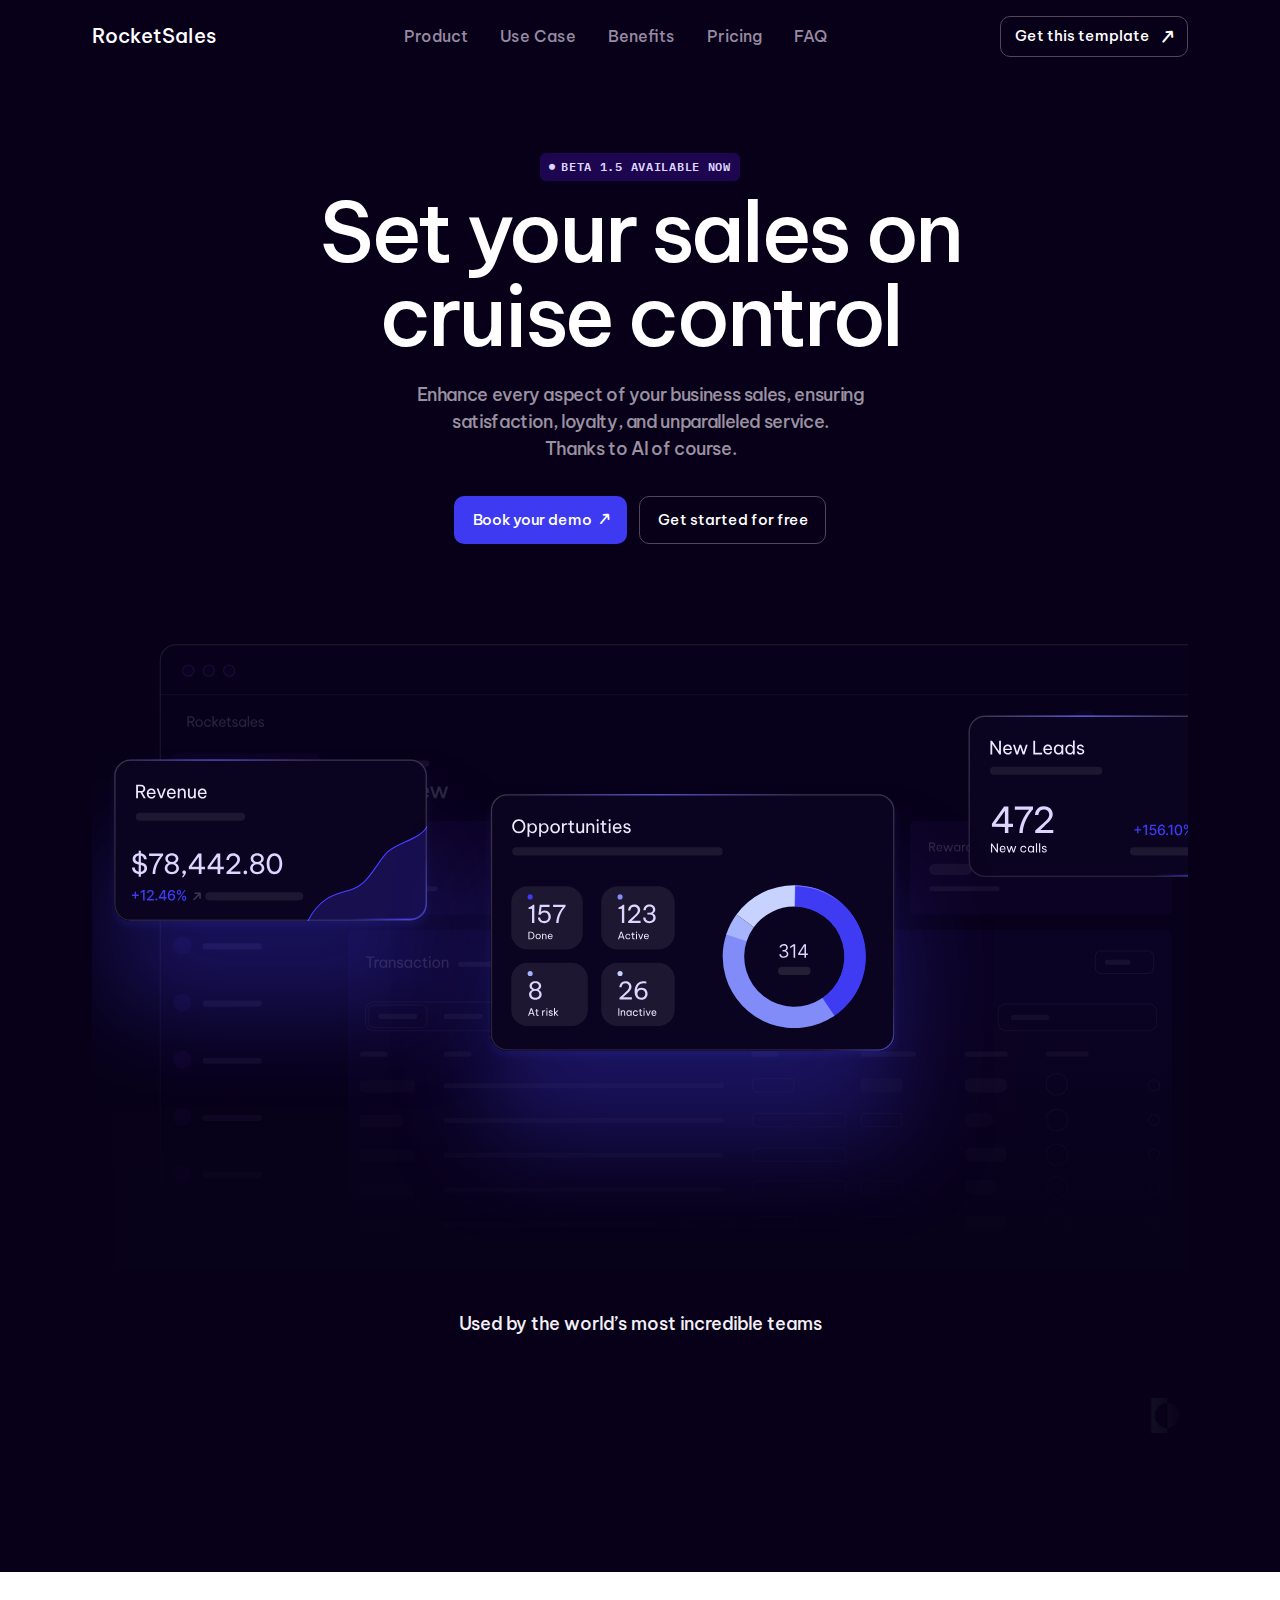
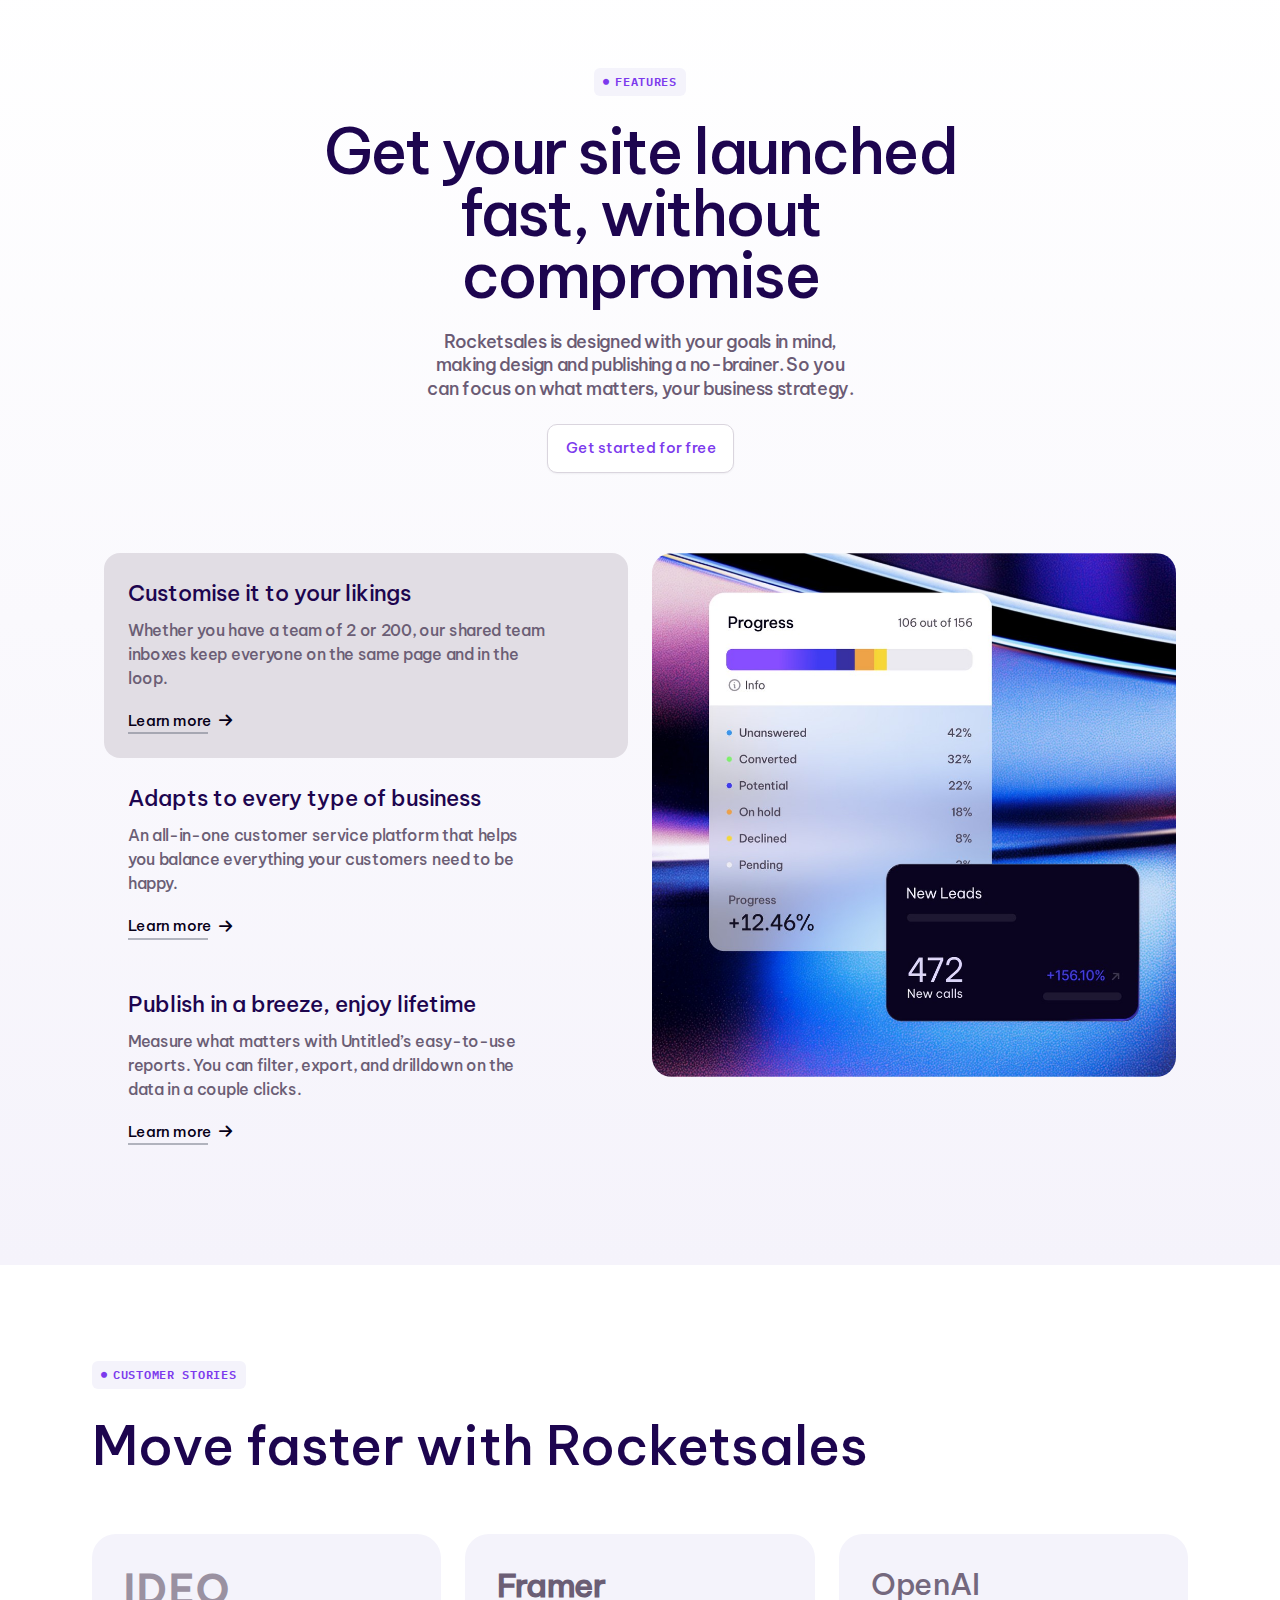
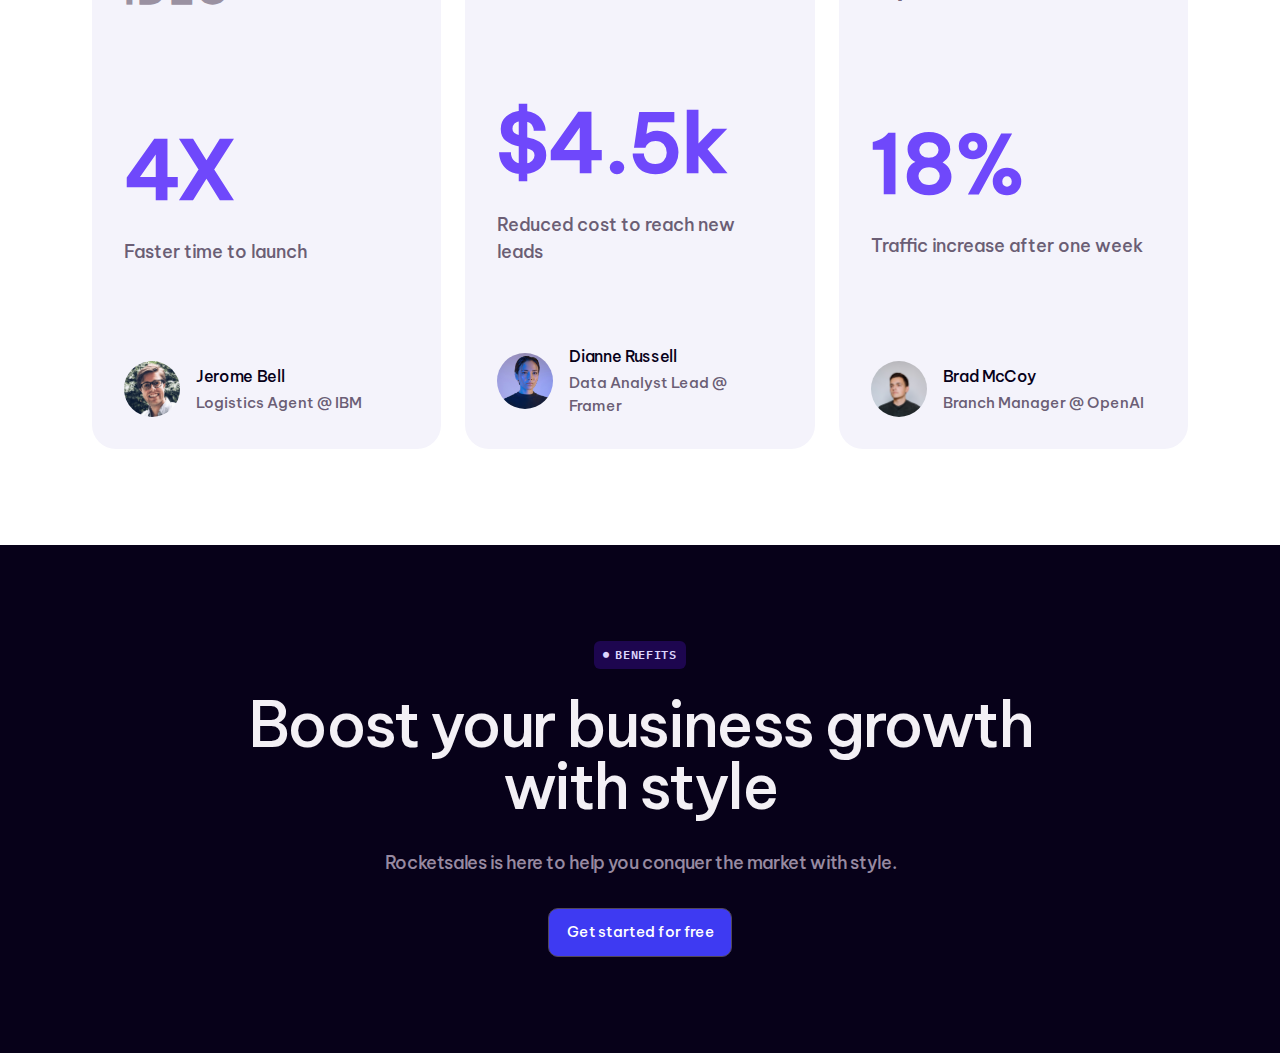
<file: Rocketsales/index.html>
<!DOCTYPE html>
<html lang="en">

<head>
  <meta charset="UTF-8">
  <meta name="viewport" content="width=device-width, initial-scale=1.0">
  <title>Rocketsales</title>
  <link rel="stylesheet" href="css/all.min.css">
  <link rel="stylesheet" href="css/font.css">
  <link rel="stylesheet" href="css/bootstrap.min.css">
  <link rel="stylesheet" href="css/style.css">

</head>

<body>
  <header class="navbar navbar-expand-lg bg-body-dark">
    <div class="container">
      <button class="navbar-toggler" type="button" data-bs-toggle="collapse" data-bs-target="#book">
        <span class="navbar-toggler-icon"></span>
      </button>
      <nav class="collapse navbar-collapse d-flex justify-content-between align-items-center bg-transparent" id="book">
        <div class="rocket-logo">
          <a href="index.html" class="navbar-brand">RocketSales</a>
        </div>
        <ul class="navbar-nav mx-auto p-2 d-flex">
          <li class="nav-item">
            <a href="javascript:void(0);" class="nav-link p-0 ">Product</a>
          </li>
          <li class="nav-item">
            <a href="javascript:void(0);" class="nav-link p-0">Use Case</a>
          </li>
          <li class="nav-item">
            <a href="javascript:void(0);" class="nav-link p-0">Benefits</a>
          </li>
          <li class="nav-item">
            <a href="javascript:void(0);" class="nav-link p-0">Pricing </a>
          </li>
          <li class="nav-item">
            <a href="javascript:void(0);" class="nav-link p-0">FAQ </a>
          </li>
        </ul>
        <button class="header-btn btn d-flex align-items-center justify-content-center">
          <p>Get this template</p>
          <i class="fa-solid fa-arrow-right-long"></i>
        </button>
      </nav>
    </div>
  </header>

  <section class="banner">
    <div class="container">
      <div class="banner-details d-flex flex-column">
        <div class="banner-content d-flex flex-column align-items-center justify-content-center ">

          <div class="rs-head-btn btn d-flex align-items-center justify-content-center">
            <i class="fa-solid fa-circle"></i>
            <p class="text-uppercase">Beta 1.5 Available Now</p>
          </div>

          <div class="banner-info d-flex flex-column align-items-center justify-content-center">
            <h1 class="text-capitlize text-center m-0">Set your sales on cruise control</h1>
            <p class="text-center m-0">Enhance every aspect of your business sales, ensuring satisfaction, loyalty, and
              unparalleled service.<br />Thanks to AI of course.</p>
          </div>
          <div class="banner-demo-btn d-flex align-items-center justify-content-center">

            <div class="demo-btn btn d-flex align-items-center ">
              <p class="m-0">Book your demo</p>
              <i class="fa-solid fa-arrow-right-long"></i>
            </div>
            <div class="started-btn btn">
              <p class="d-flex justify-content-center m-0">Get started for free</p>
            </div>
          </div>

        </div>

        <div class="info-teams d-flex flex-column">
          <div class="info-img d-flex">
            <img class="img-fluid object-fit-cover" src="images/info-img.svg" alt="">
          </div>
          <div class="banner-teams d-flex flex-column">
            <p class="text-center">Used by the world’s most incredible teams</p>
            <div class="use-teams d-flex justify-content-center align-items-center ">
              <marquee behavior="scroll" scrollamount="5" direction="left" class="">
                <div class="logo d-flex">
                  <ul><img src="images/logoipsum-216.svg" alt=""></ul>
                  <ul><img src="images/logoipsum-217.svg" alt=""></ul>
                  <ul><img src="images/logoipsum-218.svg" alt=""></ul>
                  <ul><img src="images/logoipsum-216.svg" alt=""></ul>
                  <ul><img src="images/logoipsum-217.svg" alt=""></ul>
                  <ul><img src="images/logoipsum-218.svg" alt=""></ul>
                </div>
              </marquee>
            </div>
          </div>
        </div>

      </div>
    </div>
  </section>

  <section class="features">
    <div class="container">
      <div class="features-sec d-flex flex-column">

        <div class="features-intro d-flex flex-column align-items-center justify-content-center">
          <div class="features-btn rs-body-btn rs-body-btn btn d-flex align-items-center justify-content-center">
            <i class="fa-solid fa-circle"></i>
            <p class="text-uppercase">features</p>
          </div>
          <h2 class="text-center m-0">Get your site launched fast, without compromise</h2>
          <p class="text-center features-content m-0">Rocketsales is designed with your goals in mind, making design and
            publishing a no-brainer. So you can focus on what matters, your business strategy. </p>
          <div class="features-btn-2 btn">
            <p class="d-flex justify-content-center m-0">Get started for free</p>
          </div>
        </div>

        <div class="features-info">
          <div class="container">
            <div class="row">
              <div class="col-xl-6 ">
                <div class="features-info-1 d-flex flex-column">
                  <p class="f-card-head m-0">Customise it to your likings</p>
                  <div class="features-about d-flex flex-column">
                    <p class="f-card-body m-0">Whether you have a team of 2 or 200, our shared team inboxes keep
                      everyone on the same page and in the loop.</p>
                    <div class="f-learn-more d-flex flex-column">
                      <div class="f-ml d-flex align-items-center">
                        <p class="m-0 ">Learn more</p>
                        <i class="fa-solid fa-arrow-right " style="font-size: 15px;"></i>
                      </div>
                      <div class="f-ml-underline opacity-50"></div>
                    </div>
                  </div>
                </div>

                <div class="features-info-2 d-flex flex-column">
                  <p class="f-card-head m-0">Adapts to every type of business </p>
                  <div class="features-about d-flex flex-column">
                    <p class="f-card-body m-0">An all-in-one customer service platform that helps you balance everything
                      your customers need to be happy.</p>
                    <div class="f-learn-more d-flex flex-column">
                      <div class="f-ml d-flex align-items-center">
                        <p class="m-0 ">Learn more</p>
                        <i class="fa-solid fa-arrow-right " style="font-size: 15px;"></i>
                      </div>
                      <div class="f-ml-underline opacity-50"></div>
                    </div>
                  </div>
                </div>

                <div class="features-info-3 d-flex flex-column">
                  <p class="f-card-head m-0">Publish in a breeze, enjoy lifetime</p>
                  <div class="features-about d-flex flex-column">
                    <p class="f-card-body m-0">Measure what matters with Untitled’s easy-to-use reports. You can filter,
                      export, and drilldown on the data in a couple clicks.</p>
                    <div class="f-learn-more d-flex flex-column">
                      <div class="f-ml d-flex align-items-center">
                        <p class="m-0 ">Learn more</p>
                        <i class="fa-solid fa-arrow-right opacity" style="font-size: 15px;"></i>
                      </div>
                      <div class="f-ml-underline opacity-50"></div>
                    </div>
                  </div>
                </div>

              </div>

              <div class="col-xl-6">
                <div class="features-progress">
                  <img src="images/features-progress.jpg" class="img-fluid" alt="">
                </div>
              </div>
            </div>
          </div>
        </div>
      </div>
    </div>
    </div>
  </section>

  <section class="customer-stories">
    <div class="container">
      <div class="client-introduction d-flex flex-column">
        <div class="cs-head d-flex flex-column">
          <div class="cs-btn btn rs-body-btn d-flex align-items-center justify-content-center">
            <i class="fa-solid fa-circle"></i>
            <p class="text-uppercase">customer stories</p>
          </div>
          <h3 class="m-0">Move faster with Rocketsales</h3>
        </div>
        <div class="cs-client-card">
          <div class="row">
            <div class="col-lg-4">
              <div class="cs-card d-flex flex-column justify-content-between">
                <h2 class="cs-card-head m-0">IDEO</h2>
                <div class="cs-card-body d-flex flex-column">
                  <p class="fourx m-0">4X</p>
                  <p class="ft-launch m-0 ">Faster time to launch</p>
                </div>
                <div class="cs-client-detail d-flex align-items-center">
                  <div class="client-img">
                    <img src="images/client-1.png" alt="" class="img-fluid object-fit-cover">
                  </div>
                  <div class="client-info d-flex flex-column">
                    <p class="m-0 client-name">Jerome Bell</p>
                    <p class="m-0 client-role">Logistics Agent @ IBM</p>
                  </div>
                </div>
              </div>
            </div>
            <div class="col-lg-4">
              <div class="cs-card cs-card-2 d-flex flex-column justify-content-between">
                <h2 class="cs-card-head m-0">Framer</h2>
                <div class="cs-card-body d-flex flex-column">
                  <p class="fourx m-0">$4.5k</p>
                  <p class="ft-launch m-0 ">Reduced cost to reach new leads</p>
                </div>
                <div class="cs-client-detail d-flex align-items-center">
                  <div class="client-img">
                    <img src="images/client-2.jpg" alt="" class="img-fluid object-fit-cover">
                  </div>
                  <div class="client-info d-flex flex-column">
                    <p class="m-0 client-name">Dianne Russell</p>
                    <p class="m-0 client-role">Data Analyst Lead @ Framer</p>
                  </div>
                </div>
              </div>
            </div>
            <div class="col-lg-4">
              <div class="cs-card cs-card-3 d-flex flex-column justify-content-between">
                <h2 class="cs-card-head m-0">OpenAI</h2>
                <div class="cs-card-body d-flex flex-column">
                  <p class="fourx m-0">18%</p>
                  <p class="ft-launch m-0 ">Traffic increase after one week</p>
                </div>
                <div class="cs-client-detail d-flex align-items-center">
                  <div class="client-img">
                    <img src="images/client-3.jpg" alt="" class="img-fluid object-fit-cover">
                  </div>
                  <div class="client-info d-flex flex-column">
                    <p class="m-0 client-name">Brad McCoy</p>
                    <p class="m-0 client-role">Branch Manager @ OpenAI </p>
                  </div>
                </div>
              </div>
            </div>
          </div>
        </div>
      </div>
    </div>
  </section>
 
  <section class="benefits">
    <div class="container">
      <div class="banner-content d-flex flex-column align-items-center justify-content-center">
        <div class="benefits-details d-flex flex-column align-items-center justify-content-center">
          <div class="benefits-head d-flex flex-column align-items-center justify-content-center">
            <div class="rs-head-btn btn d-flex align-items-center justify-content-center">
              <i class="fa-solid fa-circle"></i>
              <p class="text-uppercase">benefits</p>
            </div>
            <h2 class="text-center m-0">Boost your business growth <br /> with style</h2>
          </div>
          <p class="benefits-contain text-center m-0">Rocketsales is here to help you conquer the market with style.</p>
          <div class="started-btn btn">
            <p class="d-flex justify-content-center m-0">Get started for free</p>
          </div>
        </div>
      </div>
    </div>

    <script src="js/bootstrap.bundle.min.js"></script>
</body> 

</html>
</file>
<file: Rocketsales/css/font.css>
/* *
* @license
*
* Font Family: Be Vietnam Pro
* Designed by: Lam Bao, Tony Le, Vietanh Nguyen
* URL: https://www.fontshare.com/fonts/beVietnam-pro
* © 2024 Indian Type Foundry
*
* Be Vietnam Pro Thin 
* Be Vietnam Pro ThinItalic 
* Be Vietnam Pro ExtraLight 
* Be Vietnam Pro ExtraLightItalic 
* Be Vietnam Pro Light 
* Be Vietnam Pro LightItalic 
* Be Vietnam Pro Regular 
* Be Vietnam Pro Italic 
* Be Vietnam Pro Medium 
* Be Vietnam Pro MediumItalic 
* Be Vietnam Pro SemiBold 
* Be Vietnam Pro SemiBoldItalic 
* Be Vietnam Pro Bold 
* Be Vietnam Pro BoldItalic 
* Be Vietnam Pro ExtraBold 
* Be Vietnam Pro ExtraBoldItalic 
* Be Vietnam Pro Black 
* Be Vietnam Pro BlackItalic 
* Be Vietnam Pro Variable (Variable font)
* Be Vietnam Pro VariableItalic (Variable font)

*
*/
@font-face {
  font-family: 'BeVietnamPro-Thin';
  src: url('../fonts/BeVietnamPro-Thin.woff2') format('woff2'),
    url('../fonts/BeVietnamPro-Thin.woff') format('woff'),
    url('../fonts/BeVietnamPro-Thin.ttf') format('truetype');
  font-weight: 100;
  font-display: swap;
  font-style: normal;
}

@font-face {
  font-family: 'BeVietnamPro-ThinItalic';
  src: url('../fonts/BeVietnamPro-ThinItalic.woff2') format('woff2'),
    url('../fonts/BeVietnamPro-ThinItalic.woff') format('woff'),
    url('../fonts/BeVietnamPro-ThinItalic.ttf') format('truetype');
  font-weight: 100;
  font-display: swap;
  font-style: italic;
}

@font-face {
  font-family: 'BeVietnamPro-ExtraLight';
  src: url('../fonts/BeVietnamPro-ExtraLight.woff2') format('woff2'),
    url('../fonts/BeVietnamPro-ExtraLight.woff') format('woff'),
    url('../fonts/BeVietnamPro-ExtraLight.ttf') format('truetype');
  font-weight: 200;
  font-display: swap;
  font-style: normal;
}

@font-face {
  font-family: 'BeVietnamPro-ExtraLightItalic';
  src: url('../fonts/BeVietnamPro-ExtraLightItalic.woff2') format('woff2'),
    url('../fonts/BeVietnamPro-ExtraLightItalic.woff') format('woff'),
    url('../fonts/BeVietnamPro-ExtraLightItalic.ttf') format('truetype');
  font-weight: 200;
  font-display: swap;
  font-style: italic;
}

@font-face {
  font-family: 'BeVietnamPro-Light';
  src: url('../fonts/BeVietnamPro-Light.woff2') format('woff2'),
    url('../fonts/BeVietnamPro-Light.woff') format('woff'),
    url('../fonts/BeVietnamPro-Light.ttf') format('truetype');
  font-weight: 300;
  font-display: swap;
  font-style: normal;
}

@font-face {
  font-family: 'BeVietnamPro-LightItalic';
  src: url('../fonts/BeVietnamPro-LightItalic.woff2') format('woff2'),
    url('../fonts/BeVietnamPro-LightItalic.woff') format('woff'),
    url('../fonts/BeVietnamPro-LightItalic.ttf') format('truetype');
  font-weight: 300;
  font-display: swap;
  font-style: italic;
}

@font-face {
  font-family: 'BeVietnamPro-Regular';
  src: url('../fonts/BeVietnamPro-Regular.woff2') format('woff2'),
    url('../fonts/BeVietnamPro-Regular.woff') format('woff'),
    url('../fonts/BeVietnamPro-Regular.ttf') format('truetype');
  font-weight: 400;
  font-display: swap;
  font-style: normal;
}

@font-face {
  font-family: 'BeVietnamPro-Italic';
  src: url('../fonts/BeVietnamPro-Italic.woff2') format('woff2'),
    url('../fonts/BeVietnamPro-Italic.woff') format('woff'),
    url('../fonts/BeVietnamPro-Italic.ttf') format('truetype');
  font-weight: 400;
  font-display: swap;
  font-style: italic;
}

@font-face {
  font-family: 'BeVietnamPro-Medium';
  src: url('../fonts/BeVietnamPro-Medium.woff2') format('woff2'),
    url('../fonts/BeVietnamPro-Medium.woff') format('woff'),
    url('../fonts/BeVietnamPro-Medium.ttf') format('truetype');
  font-weight: 500;
  font-display: swap;
  font-style: normal;
}

@font-face {
  font-family: 'BeVietnamPro-MediumItalic';
  src: url('../fonts/BeVietnamPro-MediumItalic.woff2') format('woff2'),
    url('../fonts/BeVietnamPro-MediumItalic.woff') format('woff'),
    url('../fonts/BeVietnamPro-MediumItalic.ttf') format('truetype');
  font-weight: 500;
  font-display: swap;
  font-style: italic;
}

@font-face {
  font-family: 'BeVietnamPro-SemiBold';
  src: url('../fonts/BeVietnamPro-SemiBold.woff2') format('woff2'),
    url('../fonts/BeVietnamPro-SemiBold.woff') format('woff'),
    url('../fonts/BeVietnamPro-SemiBold.ttf') format('truetype');
  font-weight: 600;
  font-display: swap;
  font-style: normal;
}

@font-face {
  font-family: 'BeVietnamPro-SemiBoldItalic';
  src: url('../fonts/BeVietnamPro-SemiBoldItalic.woff2') format('woff2'),
    url('../fonts/BeVietnamPro-SemiBoldItalic.woff') format('woff'),
    url('../fonts/BeVietnamPro-SemiBoldItalic.ttf') format('truetype');
  font-weight: 600;
  font-display: swap;
  font-style: italic;
}

@font-face {
  font-family: 'BeVietnamPro-Bold';
  src: url('../fonts/BeVietnamPro-Bold.woff2') format('woff2'),
    url('../fonts/BeVietnamPro-Bold.woff') format('woff'),
    url('../fonts/BeVietnamPro-Bold.ttf') format('truetype');
  font-weight: 700;
  font-display: swap;
  font-style: normal;
}

@font-face {
  font-family: 'BeVietnamPro-BoldItalic';
  src: url('../fonts/BeVietnamPro-BoldItalic.woff2') format('woff2'),
    url('../fonts/BeVietnamPro-BoldItalic.woff') format('woff'),
    url('../fonts/BeVietnamPro-BoldItalic.ttf') format('truetype');
  font-weight: 700;
  font-display: swap;
  font-style: italic;
}

@font-face {
  font-family: 'BeVietnamPro-ExtraBold';
  src: url('../fonts/BeVietnamPro-ExtraBold.woff2') format('woff2'),
    url('../fonts/BeVietnamPro-ExtraBold.woff') format('woff'),
    url('../fonts/BeVietnamPro-ExtraBold.ttf') format('truetype');
  font-weight: 800;
  font-display: swap;
  font-style: normal;
}

@font-face {
  font-family: 'BeVietnamPro-ExtraBoldItalic';
  src: url('../fonts/BeVietnamPro-ExtraBoldItalic.woff2') format('woff2'),
    url('../fonts/BeVietnamPro-ExtraBoldItalic.woff') format('woff'),
    url('../fonts/BeVietnamPro-ExtraBoldItalic.ttf') format('truetype');
  font-weight: 800;
  font-display: swap;
  font-style: italic;
}

@font-face {
  font-family: 'BeVietnamPro-Black';
  src: url('../fonts/BeVietnamPro-Black.woff2') format('woff2'),
    url('../fonts/BeVietnamPro-Black.woff') format('woff'),
    url('../fonts/BeVietnamPro-Black.ttf') format('truetype');
  font-weight: 900;
  font-display: swap;
  font-style: normal;
}

@font-face {
  font-family: 'BeVietnamPro-BlackItalic';
  src: url('../fonts/BeVietnamPro-BlackItalic.woff2') format('woff2'),
    url('../fonts/BeVietnamPro-BlackItalic.woff') format('woff'),
    url('../fonts/BeVietnamPro-BlackItalic.ttf') format('truetype');
  font-weight: 900;
  font-display: swap;
  font-style: italic;
}

/**
* This is a variable font
* You can control variable axes as shown below:
* font-variation-settings: wght 100.0;
*
* available axes:
'wght' (range from 100.0 to 900.0
*/
@font-face {
  font-family: 'BeVietnamPro-Variable';
  src: url('../fonts/BeVietnamPro-Variable.woff2') format('woff2'),
    url('../fonts/BeVietnamPro-Variable.woff') format('woff'),
    url('../fonts/BeVietnamPro-Variable.ttf') format('truetype');
  font-weight: 100 900;
  font-display: swap;
  font-style: normal;
}

/**
* This is a variable font
* You can control variable axes as shown below:
* font-variation-settings: wght 100.0;
*
* available axes:
'wght' (range from 100.0 to 900.0
*/
@font-face {
  font-family: 'BeVietnamPro-VariableItalic';
  src: url('../fonts/BeVietnamPro-VariableItalic.woff2') format('woff2'),
    url('../fonts/BeVietnamPro-VariableItalic.woff') format('woff'),
    url('../fonts/BeVietnamPro-VariableItalic.ttf') format('truetype');
  font-weight: 100 900;
  font-display: swap;
  font-style: italic;
}

@font-face {
  font-family: 'IBM Plex Mono';
  src: url('../fonts/IBMPlexMono-Regular.woff2') format('woff2'),
    url('../fonts/IBMPlexMono-Regular.woff') format('woff');
  font-weight: normal;
  font-style: normal;
  font-display: swap;
}

@font-face {
  font-family: 'IBM Plex Mono';
  src: url('../fonts/IBMPlexMono-SemiBold.woff2') format('woff2'),
    url('../fonts/IBMPlexMono-SemiBold.woff') format('woff');
  font-weight: 600;
  font-style: normal;
  font-display: swap;
}

@font-face {
  font-family: 'IBM Plex Mono';
  src: url('../fonts/IBMPlexMono-Thin.woff2') format('woff2'),
    url('../fonts/IBMPlexMono-Thin.woff') format('woff');
  font-weight: 100;
  font-style: normal;
  font-display: swap;
}

@font-face {
  font-family: 'IBM Plex Mono';
  src: url('../fonts/IBMPlexMono-ExtraLight.woff2') format('woff2'),
    url('../fonts/IBMPlexMono-ExtraLight.woff') format('woff');
  font-weight: 200;
  font-style: normal;
  font-display: swap;
}

@font-face {
  font-family: 'IBM Plex Mono';
  src: url('../fonts/IBMPlexMono-Bold.woff2') format('woff2'),
    url('../fonts/IBMPlexMono-Bold.woff') format('woff');
  font-weight: bold;
  font-style: normal;
  font-display: swap;
}

@font-face {
  font-family: 'IBM Plex Mono';
  src: url('../fonts/IBMPlexMono-Light.woff2') format('woff2'),
    url('../fonts/IBMPlexMono-Light.woff') format('woff');
  font-weight: 300;
  font-style: normal;
  font-display: swap;
}

@font-face {
  font-family: 'IBM Plex Mono';
  src: url('../fonts/IBMPlexMono-Thin.woff2') format('woff2'),
    url('../fonts/IBMPlexMono-Medium.woff') format('woff');
  font-weight: 500;
  font-style: normal;
  font-display: swap;
}
</file>
<file: Rocketsales/css/style.css>
* {
  margin: 0;
  padding: 0;
  box-sizing: border-box;
}

li {
  list-style: none;
}

a {
  text-decoration: none;
}

body {
  color: #ffffff;
  padding: 0px 0px;
  font-family: 'BeVietnamPro-Medium';

}

.container {
  max-width: 1280px;

}

/* ====================================================component==================================================== */

.rs-body-btn {
  background-color: #F4F3fB;
  color: #7C3AED;
  font-size: 12px;
  font-weight: 600;
  padding: 4px 8px;
  gap: 6px;
  height: max-content;
  width: max-content;

}


.rs-body-btn p {
  margin: 0;
  font-family: 'IBM Plex Mono';
  letter-spacing: 0.72px;

}

.rs-body-btn i {
  font-size: 6px;
}

.rs-body-btn:hover {
  background-color: #F4F3fB;
  color: #7C3AED;
}

.rs-head-btn {
  background-color: #1d064f;
  color: #ddd6fe;
  font-size: 12px;
  font-weight: 600;
  padding: 4px 8px;
  gap: 6px;
  height: max-content;
  width: max-content;

}

.rs-head-btn p {
  margin: 0;
  font-family: 'IBM Plex Mono';
  letter-spacing: 0.72px;

}

.rs-head-btn i {
  font-size: 6px;
}

.rs-head-btn:hover {
  background-color: #1d064f;
  color: #ddd6fe;
}
/* ==================================navbar=================================== */

.navbar {
  /* position: fi; */
  background-color: #080019;
  padding: 16px 80px 0 80px;
}

nav {
  display: flex;
  gap: 16px;

}

/* */
.nav-link {
  color: #978AA1;
}

.navbar-brand {
  color: #ffffff;
  font-size: 20px;
  font-family: 'BeVietnamPro-Medium';

}

.navbar-brand:hover {
  color: #ffffff;
}


.nav-link:focus,
.nav-link:hover {
  color: #ffffff;
  transition: all 0.5 s;
}

.navbar-nav {
  gap: 32px;
}

nav .btn p {
  margin: 0;
}

nav .header-btn {
  color: #ffffff;
  font-size: 15px;
  border: 1px solid #514759;
  border-radius: 10px;
  padding: 8px 12px 8px 14px;
  gap: 10px;
  box-shadow: rgba(16, 24, 40, 0.05) 0px 1px 2px 0px;
}

.header-btn i {
  transform: rotate(-50deg);
}


/* ===========================================banner=========================================== */

.banner {
  background-color: #070018;
  padding: 96px 80px 120px 80px;
}



.banner-content {
  gap: 8px;
}

.banner-content h1 {
  font-size: 84px;
  letter-spacing: -3.36px;
  /* margin: 0 auto; */
  text-wrap: wrap;
  overflow-wrap: break-word;
  max-width: 65%;
  line-height: 100%;

}

.banner-info {
  gap: 24px;
}

.banner-info p {
  color: #9a91a1;
  max-width: 45%;
  font-size: 18px;
  letter-spacing: -0.36px;

}

.banner-demo-btn {
  margin-top: 26px;
  gap: 12px;
}

.demo-btn {

  background-color: #3E3AF2;
  color: #ffffff;
  height: max-content;
  width: max-content;
  gap: 6px;
  letter-spacing: -0.15px;
  padding: 12px 16px 12px 18px;
  border-radius: 10px;
  font-size: 15px;
}

.demo-btn:hover {

  background-color: #3E3AF2;
}

.demo-btn i {
  transform: rotate(-50deg);
  font-size: 13px;
}

.started-btn {
  border-color: #514759;
  height: max-content;
  width: max-content;
  padding: 12px 16px 12px 18px;
  border-radius: 10px;
  font-size: 15px;
  color: #ffffff;
}

.started-btn:hover {
  border-color: #514759;
  color: #ffffff;
}

.banner-details {
  gap: 100px;
}

.info-img img {
  height: 626px;
  width: 1216px;
}

.banner-teams {
  gap: 42px;
}


.banner-teams p {
  color: #F3F0F5;
  font-size: 18px;
}

.info-teams {
  gap: 40px;
}

.use-teams {
  mask-image: linear-gradient(to right, rgba(0, 0, 0, 0) 0%, rgb(0, 0, 0) 15%, rgb(0, 0, 0) 85%, rgba(0, 0, 0, 0) 100%);
}

.logo ul img {
  width: 164px;
  height: 41px;
}

/* =======================================================================features======================================================================= */

.features {
  padding: 96px 80px;
  background: linear-gradient(180deg, #ffffff 0%, rgba(245, 243, 251, 1) 100%);
}



.features h2 {
  font-size: 62px;
  letter-spacing: -2.48px;
  color: #1D054F;
  max-width: 65%;
  line-height: 62px;
}

.features-intro {
  gap: 24px;
}

.features-sec .features-content {
  font-size: 18px;
  color: #6B5B75;
  max-width: 40%;
  line-height: 130%;
  font-weight: 500;
  letter-spacing: -0.36px;
}

.features-btn-2 {
  border-color: rgb(218, 213, 222);
  color: #7C3AED;
  box-shadow: rgba(16, 24, 40, 0.05) 0px 1px 2px 0px;
  background-color: #ffffff;
  height: max-content;
  width: max-content;
  padding: 12px 16px 12px 18px;
  border-radius: 10px;
  font-size: 15px;
}


.features-btn-2:hover {
  border-color: rgb(218, 213, 222);
  color: #7C3AED;
}

.features-sec {
  gap: 80px;
}

.features-info-1 {
  background-color: #e1dde4;
  border-radius: 16px;
  gap: 8px;
  padding: 24px 80px 24px 24px;
}

.features-about {
  gap: 20px;
}

.f-card-head {
  color: #1D054F;
  font-size: 22px;
}

.f-card-body {
  color: #6B5E75;
  letter-spacing: -0.32px;
  font-size: 16px;
}

.f-learn-more {
  color: #070018;
  font-size: 15px;
  letter-spacing: -0.15px;
}

.f-learn-more:hover {
  cursor: pointer;
}

.f-ml-underline {
  border: 1px solid #6B7280;
  height: 1px;
  width: 80px;
}

.f-ml {
  gap: 7px;

}

.features-info-2 {
  border-radius: 16px;
  gap: 8px;
  padding: 24px 80px 24px 24px;
}

.features-info-3 {
  border-radius: 16px;
  gap: 8px;
  padding: 24px 80px 24px 24px;
}

.features-progress img {
  border-radius: 20px;

}

/* ====================================================customer-stories==================================================== */

.customer-stories {
  padding: 96px 80px;
}

.customer-stories h3 {
  font-size: 54px;
  color: #1D054F;
}

.cs-head {
  gap: 24px;
}

.cs-card {
  padding: 32px;
  border-radius: 24px;
  background-color: #f4f3fb;
  height: 515px;

}

.cs-card-head {
  font-size: 40px;
  color: #9a91a1;
  font-weight: 800;
  letter-spacing: 2px;


}

.fourx {
  color: #6f48fb;
  font-weight: 600;
  font-size: 80px;
}

.ft-launch {
  color: #6b5e75;
  font-size: 18px;
}

.cs-card-body {
  gap: 8px;
}

.client-img img {
  border-radius: 64px;
  height: 56px;
  width: 56px;
}

.client-name {
  color: #070119;
  letter-spacing: -0.32px;
}

.client-role {
  color: #6b5e75;
  font-size: 15px;
  font-weight: 400;
}

.cs-client-detail {
  gap: 16px;
}

.client-info {
  gap: 4px;
}

.cs-card-2 h2{
  color: #6b5e75; 
  letter-spacing: -0.6px;
  font-size: 32px;
}

.cs-card-3 h2{
  font-size: 30px;
  color: #74687e;
  letter-spacing: -0.15px;
  font-weight: 500;
}

.client-introduction{
  gap: 56px;
}

/* =================================================benefits================================================= */

.benefits{
  padding: 96px 80px;
  background-color: #070119;
}

.benefits h2{
  color: #F3F0F5;
  font-size: 62px;
  letter-spacing: -2.48px;
  /* max-width: 70%; */
  text-align: center;
  line-height: 62px;
}

.benefits-contain{
  font-size: 18px;
  color: #978AA1;
  letter-spacing: -0.36px;
}

.benefits .started-btn{
  background-color: #3E3AF2;
  letter-spacing: -0.15px;
}

.benefits .started-btn:hover{
  background-color: #3E3AF2;  
}

.benefits-details{
  gap: 32px;
}

.benefits-head{
  gap: 24px;
}
</file>
